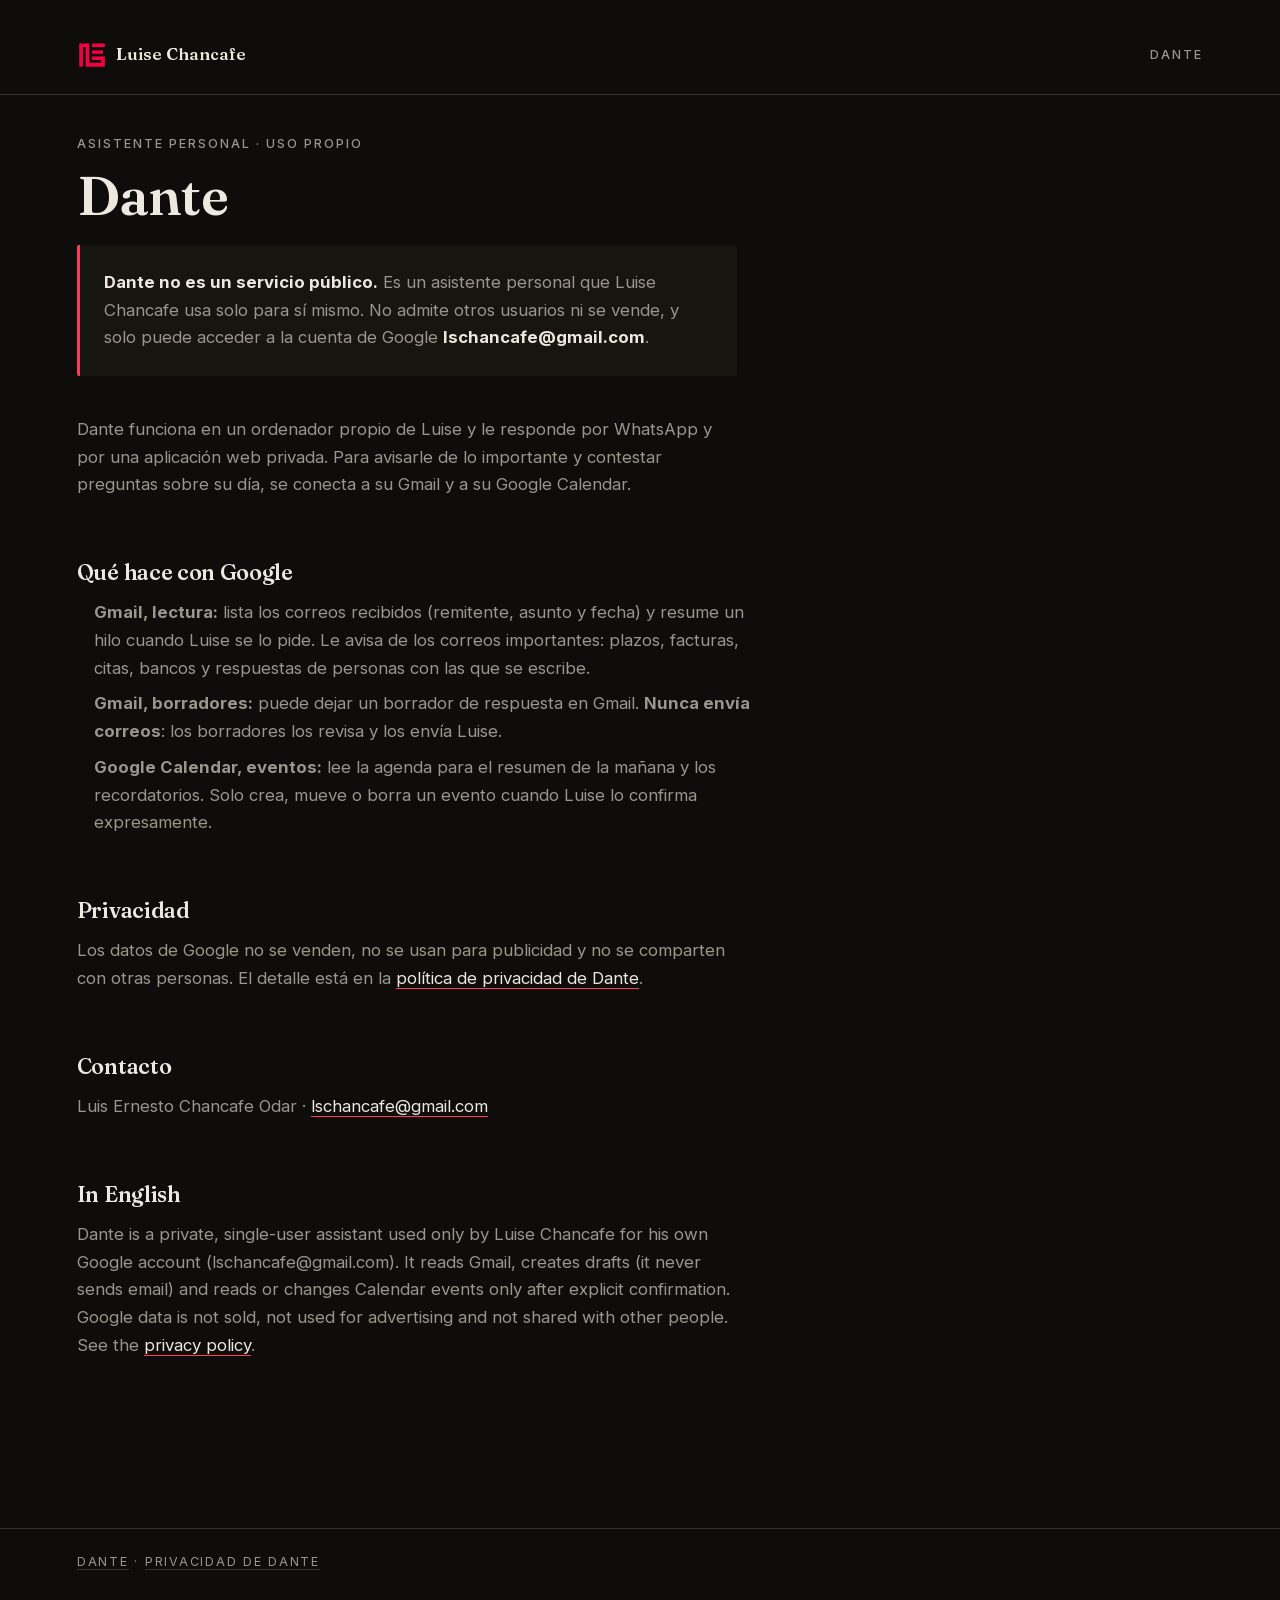
<file: dante/index.html>
<!DOCTYPE html>
<html lang="es" data-theme="dark">
<head>
  <meta charset="UTF-8" />
  <meta name="viewport" content="width=device-width, initial-scale=1.0" />
  <meta name="color-scheme" content="dark" />

  <title>Dante · Asistente personal de Luise Chancafe</title>
  <meta name="description" content="Dante es el asistente personal de uso propio de Luise Chancafe: lee su correo y su agenda de Google para avisarle de lo importante. No es un servicio público." />
  <meta name="robots" content="index, follow" />
  <link rel="canonical" href="https://luisechancafe.github.io/dante/" />
  <meta name="author" content="Luis Ernesto Chancafe Odar" />

  <link rel="icon" type="image/png" href="../assets/favicon.png?v=5" />
  <link rel="stylesheet" href="../assets/fonts/fonts.css" />
  <link rel="stylesheet" href="../css/reset.css?v=5" />
  <link rel="stylesheet" href="../css/tokens.css?v=5" />
  <link rel="stylesheet" href="../css/base.css?v=5" />

  <!-- Página de la app «Dante» para la pantalla de consentimiento de Google (proyecto dante-mac-mini).
       Mismo sistema visual que luise.pro (CSS y fuentes copiados). Sin JS: el cursor nativo se recupera aquí. -->
  <style>
    html,body{ background:var(--paper); color:var(--ink); }
    body{ cursor:auto !important; }
    .legal-head, .legal, .legal-foot{ padding-inline:var(--mx); }
    .legal-head{
      display:flex; align-items:center; justify-content:space-between; gap:var(--s2);
      padding-top:var(--s4); padding-bottom:var(--s3); border-bottom:1px solid var(--line); margin-bottom:var(--s4);
    }
    .legal-brand{ display:flex; align-items:center; gap:.6rem; text-decoration:none; color:var(--ink);
      font-family:var(--font-display); font-weight:600; font-size:1.05rem; }
    .legal-brand img{ width:30px; height:30px; border-radius:2px; }
    .legal{ padding-bottom:var(--s6); }
    .legal p, .legal li{ max-width:66ch; color:var(--ink-2); line-height:1.65; }
    .legal p + p{ margin-top:var(--s2); }
    .legal h1{ max-width:20ch; font-size:clamp(2.2rem,6vw,3.4rem); margin:var(--s2) 0 var(--s3); }
    .legal h2{ max-width:34ch; font-size:1.35rem; margin:var(--s5) 0 var(--s2); }
    .legal ul{ margin:var(--s2) 0 0 1.1rem; }
    .legal li{ margin-bottom:.5rem; }
    .legal a{ color:var(--ink); border-bottom:1px solid var(--accent); text-decoration:none; }
    .legal a:hover{ color:var(--accent); }
    .aviso{ border-left:3px solid var(--accent); background:var(--paper-2); padding:var(--s3);
      border-radius:var(--r-card); margin-bottom:var(--s4); max-width:66ch; }
    .aviso strong{ color:var(--ink); }
    .legal-foot{ margin-top:var(--s5); padding-top:var(--s3); padding-bottom:var(--s4); border-top:1px solid var(--line);
      font-size:var(--fs-meta); text-transform:uppercase; letter-spacing:.14em; color:var(--ink-2); }
    .legal-foot a{ border-bottom:1px solid var(--line); color:var(--ink-2); text-decoration:none; }
  </style>
</head>
<body>

<header class="legal-head">
  <a class="legal-brand" href="/dante/">
    <img src="../assets/favicon.png?v=5" alt="" width="30" height="30" />
    <span>Luise Chancafe</span>
  </a>
  <span class="eyebrow">Dante</span>
</header>

<main class="legal" id="contenido">
  <span class="eyebrow">Asistente personal · uso propio</span>
  <h1>Dante</h1>

  <div class="aviso">
    <p><strong>Dante no es un servicio público.</strong> Es un asistente personal que Luise Chancafe usa solo para sí mismo. No admite otros usuarios ni se vende, y solo puede acceder a la cuenta de Google <strong>lschancafe@gmail.com</strong>.</p>
  </div>

  <p>Dante funciona en un ordenador propio de Luise y le responde por WhatsApp y por una aplicación web privada. Para avisarle de lo importante y contestar preguntas sobre su día, se conecta a su Gmail y a su Google Calendar.</p>

  <h2>Qué hace con Google</h2>
  <ul>
    <li><strong>Gmail, lectura:</strong> lista los correos recibidos (remitente, asunto y fecha) y resume un hilo cuando Luise se lo pide. Le avisa de los correos importantes: plazos, facturas, citas, bancos y respuestas de personas con las que se escribe.</li>
    <li><strong>Gmail, borradores:</strong> puede dejar un borrador de respuesta en Gmail. <strong>Nunca envía correos</strong>: los borradores los revisa y los envía Luise.</li>
    <li><strong>Google Calendar, eventos:</strong> lee la agenda para el resumen de la mañana y los recordatorios. Solo crea, mueve o borra un evento cuando Luise lo confirma expresamente.</li>
  </ul>

  <h2>Privacidad</h2>
  <p>Los datos de Google no se venden, no se usan para publicidad y no se comparten con otras personas. El detalle está en la <a href="/dante/privacidad/">política de privacidad de Dante</a>.</p>

  <h2>Contacto</h2>
  <p>Luis Ernesto Chancafe Odar · <a href="mailto:lschancafe@gmail.com">lschancafe@gmail.com</a></p>

  <h2 lang="en">In English</h2>
  <p lang="en">Dante is a private, single-user assistant used only by Luise Chancafe for his own Google account (lschancafe@gmail.com). It reads Gmail, creates drafts (it never sends email) and reads or changes Calendar events only after explicit confirmation. Google data is not sold, not used for advertising and not shared with other people. See the <a href="/dante/privacidad/">privacy policy</a>.</p>
</main>

<footer class="legal-foot">
  <nav aria-label="Enlaces del pie">
    <a href="/dante/">Dante</a> · <a href="/dante/privacidad/">Privacidad de Dante</a>
  </nav>
</footer>

</body>
</html>
</file>
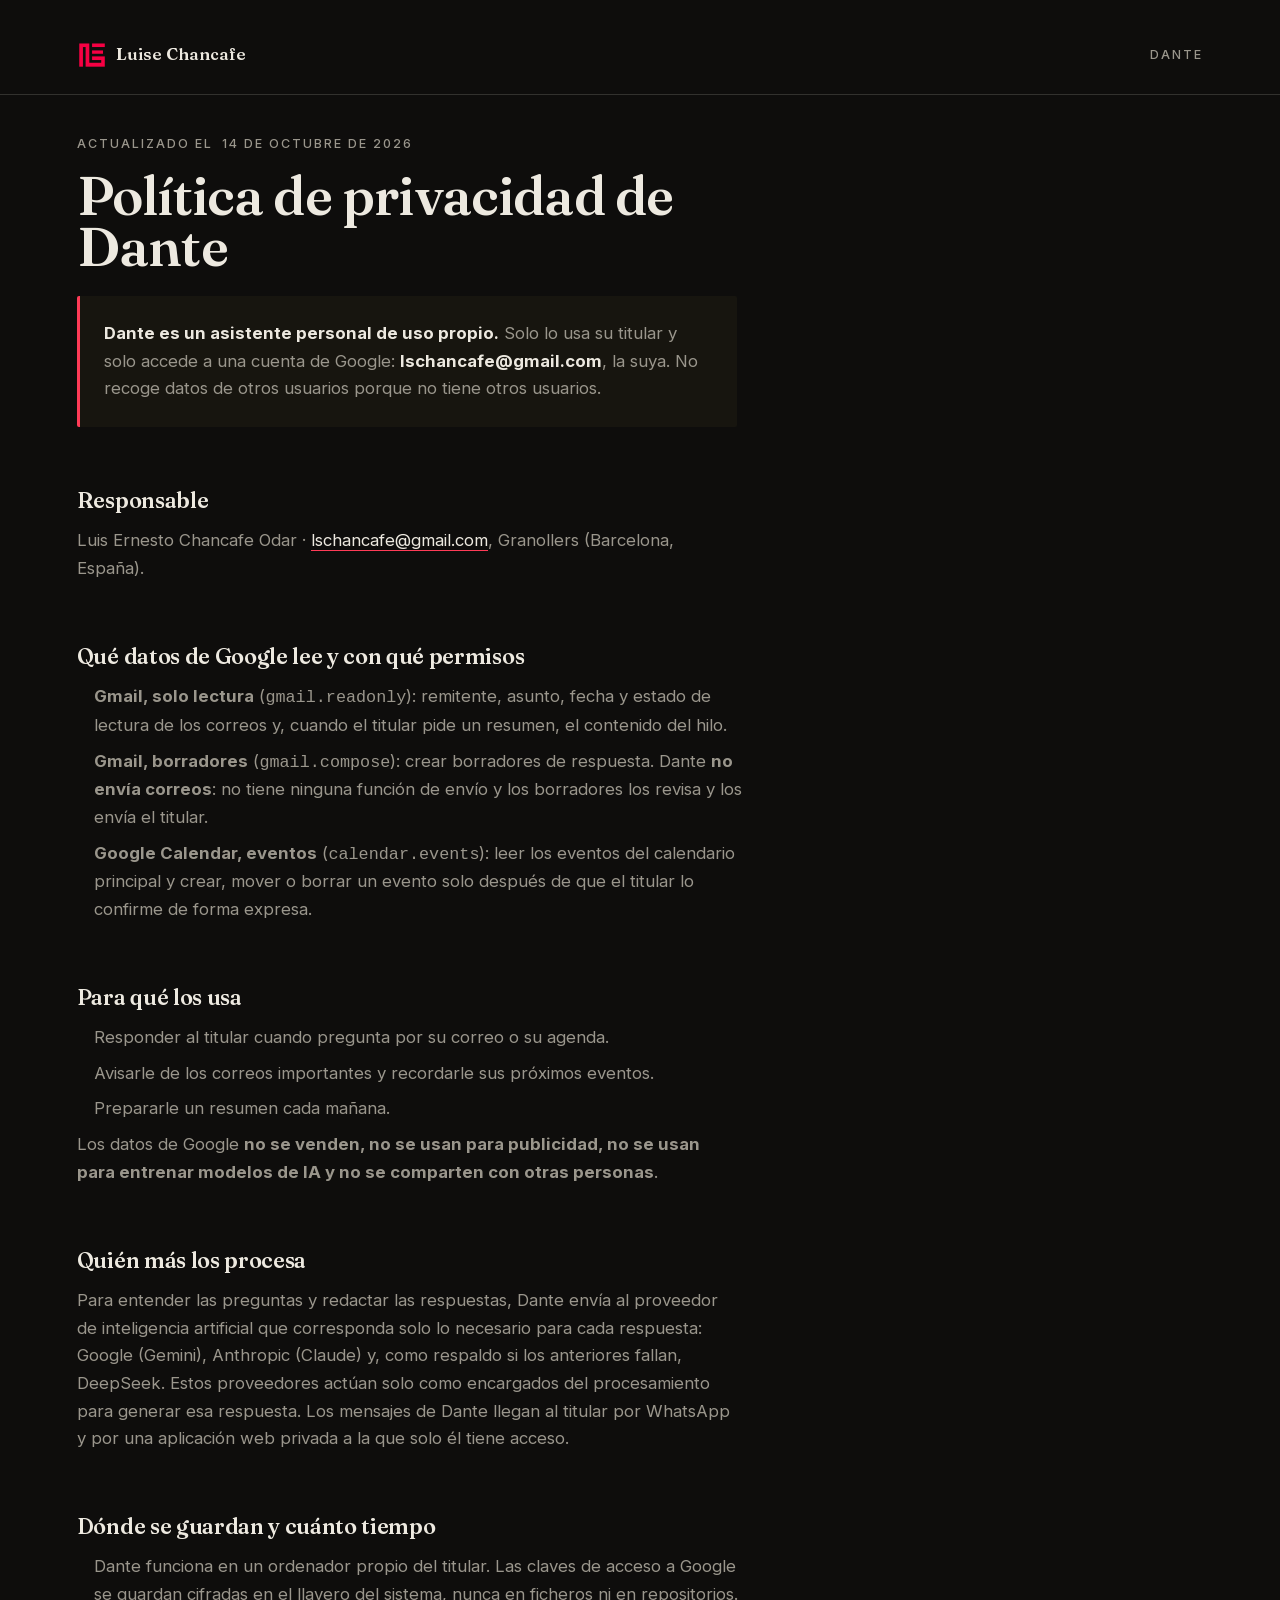
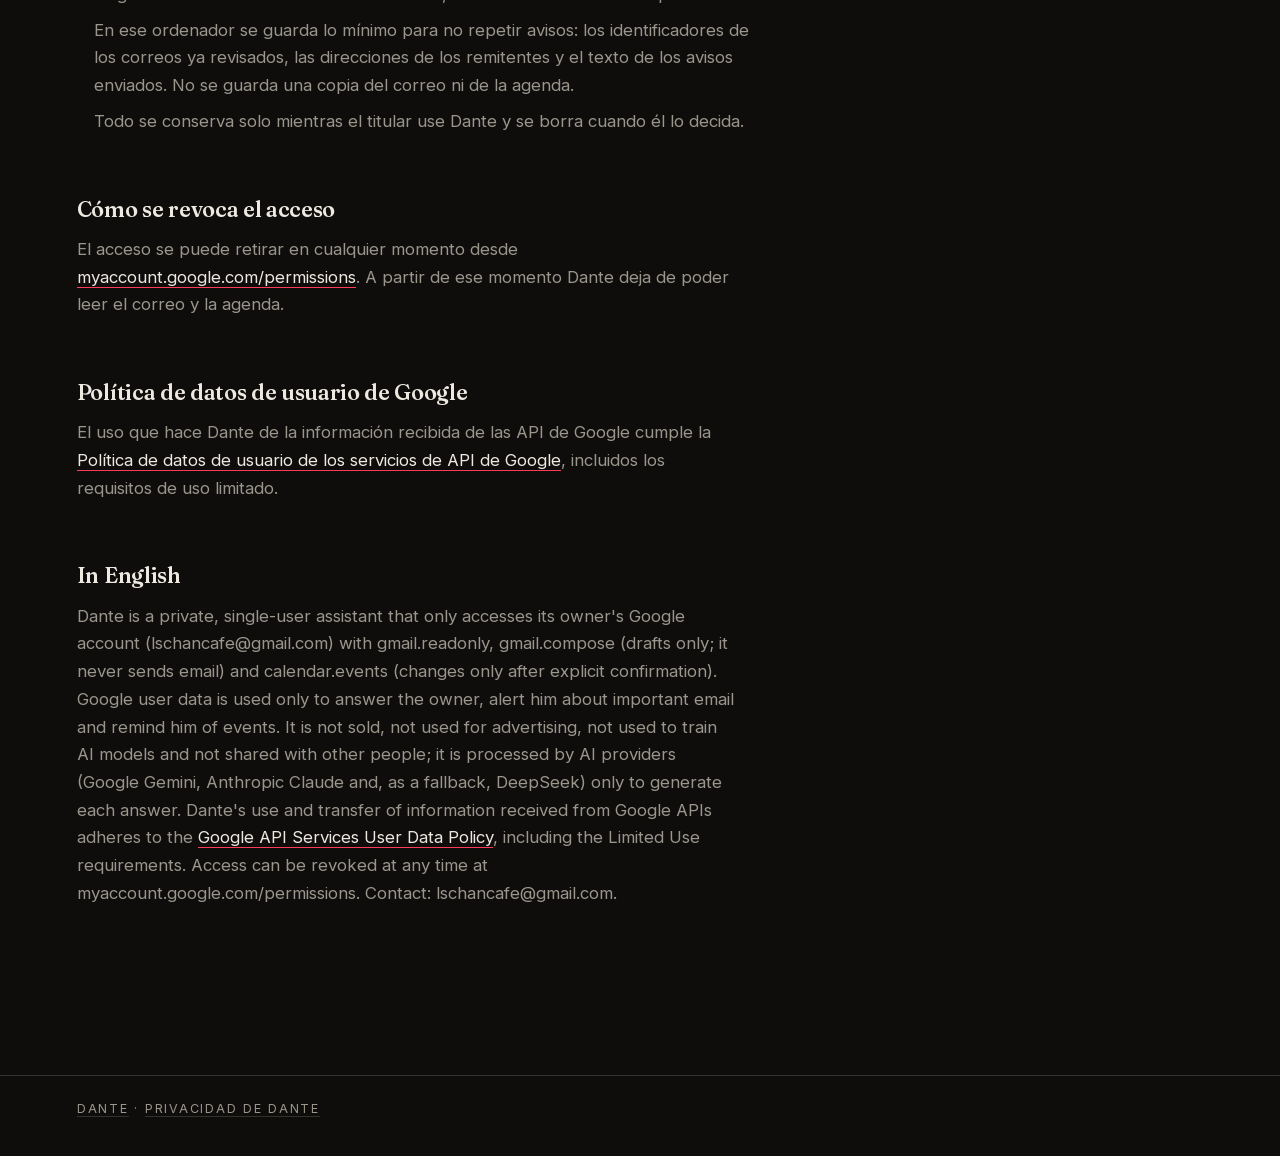
<file: dante/privacidad/index.html>
<!DOCTYPE html>
<html lang="es" data-theme="dark">
<head>
  <meta charset="UTF-8" />
  <meta name="viewport" content="width=device-width, initial-scale=1.0" />
  <meta name="color-scheme" content="dark" />

  <title>Política de privacidad de Dante · Luise Chancafe</title>
  <meta name="description" content="Qué datos de Google lee Dante, el asistente personal de uso propio de Luise Chancafe, para qué, dónde se guardan y cómo se revoca el acceso." />
  <meta name="robots" content="index, follow" />
  <link rel="canonical" href="https://luisechancafe.github.io/dante/privacidad/" />
  <meta name="author" content="Luis Ernesto Chancafe Odar" />

  <link rel="icon" type="image/png" href="../../assets/favicon.png?v=5" />
  <link rel="stylesheet" href="../../assets/fonts/fonts.css" />
  <link rel="stylesheet" href="../../css/reset.css?v=5" />
  <link rel="stylesheet" href="../../css/tokens.css?v=5" />
  <link rel="stylesheet" href="../../css/base.css?v=5" />

  <!-- Política de privacidad de la app «Dante» para la pantalla de consentimiento de Google (proyecto dante-mac-mini).
       Mismo sistema visual que luise.pro (CSS y fuentes copiados). Sin JS: el cursor nativo se recupera aquí. -->
  <style>
    html,body{ background:var(--paper); color:var(--ink); }
    body{ cursor:auto !important; }
    .legal-head, .legal, .legal-foot{ padding-inline:var(--mx); }
    .legal-head{
      display:flex; align-items:center; justify-content:space-between; gap:var(--s2);
      padding-top:var(--s4); padding-bottom:var(--s3); border-bottom:1px solid var(--line); margin-bottom:var(--s4);
    }
    .legal-brand{ display:flex; align-items:center; gap:.6rem; text-decoration:none; color:var(--ink);
      font-family:var(--font-display); font-weight:600; font-size:1.05rem; }
    .legal-brand img{ width:30px; height:30px; border-radius:2px; }
    .legal{ padding-bottom:var(--s6); }
    .legal p, .legal li{ max-width:66ch; color:var(--ink-2); line-height:1.65; }
    .legal p + p{ margin-top:var(--s2); }
    .legal h1{ max-width:20ch; font-size:clamp(2.2rem,6vw,3.4rem); margin:var(--s2) 0 var(--s3); }
    .legal h2{ max-width:34ch; font-size:1.35rem; margin:var(--s5) 0 var(--s2); }
    .legal ul{ margin:var(--s2) 0 0 1.1rem; }
    .legal li{ margin-bottom:.5rem; }
    .legal a{ color:var(--ink); border-bottom:1px solid var(--accent); text-decoration:none; }
    .legal a:hover{ color:var(--accent); }
    .aviso{ border-left:3px solid var(--accent); background:var(--paper-2); padding:var(--s3);
      border-radius:var(--r-card); margin-bottom:var(--s4); max-width:66ch; }
    .aviso strong{ color:var(--ink); }
    .legal-foot{ margin-top:var(--s5); padding-top:var(--s3); padding-bottom:var(--s4); border-top:1px solid var(--line);
      font-size:var(--fs-meta); text-transform:uppercase; letter-spacing:.14em; color:var(--ink-2); }
    .legal-foot a{ border-bottom:1px solid var(--line); color:var(--ink-2); text-decoration:none; }
  </style>
</head>
<body>

<header class="legal-head">
  <a class="legal-brand" href="/dante/">
    <img src="../../assets/favicon.png?v=5" alt="" width="30" height="30" />
    <span>Luise Chancafe</span>
  </a>
  <span class="eyebrow">Dante</span>
</header>

<main class="legal" id="contenido">
  <span class="eyebrow">Actualizado el <time datetime="2026-10-14">14 de octubre de 2026</time></span>
  <h1>Política de privacidad de Dante</h1>

  <div class="aviso">
    <p><strong>Dante es un asistente personal de uso propio.</strong> Solo lo usa su titular y solo accede a una cuenta de Google: <strong>lschancafe@gmail.com</strong>, la suya. No recoge datos de otros usuarios porque no tiene otros usuarios.</p>
  </div>

  <h2>Responsable</h2>
  <p>Luis Ernesto Chancafe Odar · <a href="mailto:lschancafe@gmail.com">lschancafe@gmail.com</a>, Granollers (Barcelona, España).</p>

  <h2>Qué datos de Google lee y con qué permisos</h2>
  <ul>
    <li><strong>Gmail, solo lectura</strong> (<code>gmail.readonly</code>): remitente, asunto, fecha y estado de lectura de los correos y, cuando el titular pide un resumen, el contenido del hilo.</li>
    <li><strong>Gmail, borradores</strong> (<code>gmail.compose</code>): crear borradores de respuesta. Dante <strong>no envía correos</strong>: no tiene ninguna función de envío y los borradores los revisa y los envía el titular.</li>
    <li><strong>Google Calendar, eventos</strong> (<code>calendar.events</code>): leer los eventos del calendario principal y crear, mover o borrar un evento solo después de que el titular lo confirme de forma expresa.</li>
  </ul>

  <h2>Para qué los usa</h2>
  <ul>
    <li>Responder al titular cuando pregunta por su correo o su agenda.</li>
    <li>Avisarle de los correos importantes y recordarle sus próximos eventos.</li>
    <li>Prepararle un resumen cada mañana.</li>
  </ul>
  <p>Los datos de Google <strong>no se venden, no se usan para publicidad, no se usan para entrenar modelos de IA y no se comparten con otras personas</strong>.</p>

  <h2>Quién más los procesa</h2>
  <p>Para entender las preguntas y redactar las respuestas, Dante envía al proveedor de inteligencia artificial que corresponda solo lo necesario para cada respuesta: Google (Gemini), Anthropic (Claude) y, como respaldo si los anteriores fallan, DeepSeek. Estos proveedores actúan solo como encargados del procesamiento para generar esa respuesta. Los mensajes de Dante llegan al titular por WhatsApp y por una aplicación web privada a la que solo él tiene acceso.</p>

  <h2>Dónde se guardan y cuánto tiempo</h2>
  <ul>
    <li>Dante funciona en un ordenador propio del titular. Las claves de acceso a Google se guardan cifradas en el llavero del sistema, nunca en ficheros ni en repositorios.</li>
    <li>En ese ordenador se guarda lo mínimo para no repetir avisos: los identificadores de los correos ya revisados, las direcciones de los remitentes y el texto de los avisos enviados. No se guarda una copia del correo ni de la agenda.</li>
    <li>Todo se conserva solo mientras el titular use Dante y se borra cuando él lo decida.</li>
  </ul>

  <h2>Cómo se revoca el acceso</h2>
  <p>El acceso se puede retirar en cualquier momento desde <a href="https://myaccount.google.com/permissions">myaccount.google.com/permissions</a>. A partir de ese momento Dante deja de poder leer el correo y la agenda.</p>

  <h2>Política de datos de usuario de Google</h2>
  <p>El uso que hace Dante de la información recibida de las API de Google cumple la <a href="https://developers.google.com/terms/api-services-user-data-policy">Política de datos de usuario de los servicios de API de Google</a>, incluidos los requisitos de uso limitado.</p>

  <h2 lang="en">In English</h2>
  <p lang="en">Dante is a private, single-user assistant that only accesses its owner's Google account (lschancafe@gmail.com) with gmail.readonly, gmail.compose (drafts only; it never sends email) and calendar.events (changes only after explicit confirmation). Google user data is used only to answer the owner, alert him about important email and remind him of events. It is not sold, not used for advertising, not used to train AI models and not shared with other people; it is processed by AI providers (Google Gemini, Anthropic Claude and, as a fallback, DeepSeek) only to generate each answer. Dante's use and transfer of information received from Google APIs adheres to the <a href="https://developers.google.com/terms/api-services-user-data-policy">Google API Services User Data Policy</a>, including the Limited Use requirements. Access can be revoked at any time at myaccount.google.com/permissions. Contact: lschancafe@gmail.com.</p>
</main>

<footer class="legal-foot">
  <nav aria-label="Enlaces del pie">
    <a href="/dante/">Dante</a> · <a href="/dante/privacidad/">Privacidad de Dante</a>
  </nav>
</footer>

</body>
</html>
</file>
<file: assets/fonts/fonts.css>
/* latin-ext */
@font-face {
  font-family: 'Fraunces';
  font-style: italic;
  font-weight: 300 600;
  font-display: swap;
  src: url(fraunces-italic-latin-ext.woff2) format('woff2');
  unicode-range: U+0100-02BA, U+02BD-02C5, U+02C7-02CC, U+02CE-02D7, U+02DD-02FF, U+0304, U+0308, U+0329, U+1D00-1DBF, U+1E00-1E9F, U+1EF2-1EFF, U+2020, U+20A0-20AB, U+20AD-20C0, U+2113, U+2C60-2C7F, U+A720-A7FF;
}
/* latin */
@font-face {
  font-family: 'Fraunces';
  font-style: italic;
  font-weight: 300 600;
  font-display: swap;
  src: url(fraunces-italic-latin.woff2) format('woff2');
  unicode-range: U+0000-00FF, U+0131, U+0152-0153, U+02BB-02BC, U+02C6, U+02DA, U+02DC, U+0304, U+0308, U+0329, U+2000-206F, U+20AC, U+2122, U+2191, U+2193, U+2212, U+2215, U+FEFF, U+FFFD;
}
/* latin-ext */
@font-face {
  font-family: 'Fraunces';
  font-style: normal;
  font-weight: 300 900;
  font-display: swap;
  src: url(fraunces-normal-latin-ext.woff2) format('woff2');
  unicode-range: U+0100-02BA, U+02BD-02C5, U+02C7-02CC, U+02CE-02D7, U+02DD-02FF, U+0304, U+0308, U+0329, U+1D00-1DBF, U+1E00-1E9F, U+1EF2-1EFF, U+2020, U+20A0-20AB, U+20AD-20C0, U+2113, U+2C60-2C7F, U+A720-A7FF;
}
/* latin */
@font-face {
  font-family: 'Fraunces';
  font-style: normal;
  font-weight: 300 900;
  font-display: swap;
  src: url(fraunces-normal-latin.woff2) format('woff2');
  unicode-range: U+0000-00FF, U+0131, U+0152-0153, U+02BB-02BC, U+02C6, U+02DA, U+02DC, U+0304, U+0308, U+0329, U+2000-206F, U+20AC, U+2122, U+2191, U+2193, U+2212, U+2215, U+FEFF, U+FFFD;
}
/* latin-ext */
@font-face {
  font-family: 'Inter';
  font-style: normal;
  font-weight: 300 800;
  font-display: swap;
  src: url(inter-normal-latin-ext.woff2) format('woff2');
  unicode-range: U+0100-02BA, U+02BD-02C5, U+02C7-02CC, U+02CE-02D7, U+02DD-02FF, U+0304, U+0308, U+0329, U+1D00-1DBF, U+1E00-1E9F, U+1EF2-1EFF, U+2020, U+20A0-20AB, U+20AD-20C0, U+2113, U+2C60-2C7F, U+A720-A7FF;
}
/* latin */
@font-face {
  font-family: 'Inter';
  font-style: normal;
  font-weight: 300 800;
  font-display: swap;
  src: url(inter-normal-latin.woff2) format('woff2');
  unicode-range: U+0000-00FF, U+0131, U+0152-0153, U+02BB-02BC, U+02C6, U+02DA, U+02DC, U+0304, U+0308, U+0329, U+2000-206F, U+20AC, U+2122, U+2191, U+2193, U+2212, U+2215, U+FEFF, U+FFFD;
}
</file>
<file: css/tokens.css>
/* ============================================================
   tokens.css — "El Índice" editorial design system
   Papel + tinta cálida + un único rojo Pantone (escaso).
   ============================================================ */
:root{
  /* palette — light (revista, por defecto) */
  --paper:      #F4F1EA;   /* papel hueso */
  --paper-2:    #EAE6DC;   /* bloque diferenciado / riel */
  --ink:        #141210;   /* tinta cálida, nunca negro puro */
  --ink-2:      #6B675E;   /* metadatos, versalitas, fechas */
  --line:       rgba(20,18,16,.14);
  --line-soft:  rgba(20,18,16,.07);
  --grid:       rgba(20,18,16,.04);   /* retícula de arquitecto */
  --accent:     #DD2847;   /* tinta de marca, <5% superficie */
  --amber:      #C8763A;   /* solo Personal (Dante & Kala) */
  --on-accent:  #F4F1EA;

  /* type */
  --font-display:"Fraunces", Georgia, "Times New Roman", serif;
  --font-text:"Inter", -apple-system, BlinkMacSystemFont, "Segoe UI", sans-serif;

  --fs-hero: clamp(3.2rem, 13vw, 15rem);
  --fs-h1:   clamp(2.6rem, 8.5vw, 8.5rem);
  --fs-h2:   clamp(2rem, 6vw, 5rem);
  --fs-h3:   clamp(1.5rem, 3vw, 2.4rem);
  --fs-lead: clamp(1.05rem, 1.5vw, 1.35rem);
  --fs-body: 1.05rem;
  --fs-meta: 0.78rem;

  /* spacing (8-base, ritmo editorial) */
  --s1:8px; --s2:16px; --s3:24px; --s4:40px; --s5:64px; --s6:104px; --s7:168px;
  --mx: clamp(22px, 6vw, 128px);        /* margen de página */

  --r-card:2px;

  /* motion */
  --ease: cubic-bezier(.22,.61,.36,1);
  --ease-elastic: cubic-bezier(.2,.9,.3,1.3);
  --dur-micro:150ms;
  --dur-reveal:640ms;
  --dur-theme:400ms;
}

html[data-theme="dark"]{
  --paper:   #0E0D0C;
  --paper-2: #17150F;
  --ink:     #EDE9E0;
  --ink-2:   #9A968C;
  --line:      rgba(237,233,224,.16);
  --line-soft: rgba(237,233,224,.08);
  --grid:      rgba(237,233,224,.05);
  --accent:  #FF3B57;   /* un punto más brillante sobre carbón */
  --amber:   #E0894A;
  --on-accent:#0E0D0C;
}
</file>
<file: css/base.css>
/* ============================================================
   base.css — elements + shared editorial primitives
   ============================================================ */
body{
  font-family:var(--font-text);
  font-size:var(--fs-body);
  background:var(--paper);
  color:var(--ink);
  overflow-x:hidden;
  transition:background var(--dur-theme) var(--ease), color var(--dur-theme) var(--ease);
  /* retícula de arquitecto, textura de craft silencioso */
  background-image:
    linear-gradient(var(--grid) 1px, transparent 1px),
    linear-gradient(90deg, var(--grid) 1px, transparent 1px);
  background-size: 40px 40px, 40px 40px;
}
@media (hover:hover) and (pointer:fine){ body{ cursor:none; } }

::selection{ background:var(--accent); color:var(--on-accent); }

h1,h2,h3{ font-family:var(--font-display); font-weight:600; line-height:.94; letter-spacing:-0.015em; font-optical-sizing:auto; }

.tabular{ font-variant-numeric:tabular-nums lining-nums; }

/* eyebrow / foliado en versalitas */
.eyebrow{
  display:flex; align-items:center; gap:.6rem;
  font-size:var(--fs-meta); text-transform:uppercase; letter-spacing:.16em;
  color:var(--ink-2); font-weight:500;
}
.eyebrow .folio{
  font-family:var(--font-display); font-weight:600; letter-spacing:0;
  color:var(--accent); font-size:1rem;
}

.prose{ font-size:var(--fs-lead); line-height:1.6; color:var(--ink-2); max-width:56ch; }
.prose + .prose{ margin-top:var(--s3); }

/* tags / metadatos */
.tags{ display:flex; flex-wrap:wrap; gap:.5rem; margin-top:var(--s3); }
.tag{
  font-size:.72rem; text-transform:uppercase; letter-spacing:.1em; color:var(--ink-2);
  padding:.35rem .7rem; border:1px solid var(--line); border-radius:999px;
  transition:color var(--dur-micro) var(--ease), border-color var(--dur-micro) var(--ease);
}
.tag:hover{ color:var(--accent); border-color:var(--accent); }

/* enlace con subrayado que se dibuja */
.ulink{
  background-image:linear-gradient(var(--accent),var(--accent));
  background-repeat:no-repeat; background-position:0 100%; background-size:0% 1.5px;
  transition:background-size .4s var(--ease), color var(--dur-micro) var(--ease);
  padding-bottom:2px;
}
.ulink:hover{ background-size:100% 1.5px; }

.chapter{ padding: var(--s7) var(--mx); position:relative; }
@media (max-width:768px){ .chapter{ padding: var(--s6) var(--mx); } }
.chapter__sub{ margin-top:var(--s3); font-size:var(--fs-lead); color:var(--ink-2); max-width:50ch; }

.container{ max-width:1400px; margin-inline:auto; }
</file>
